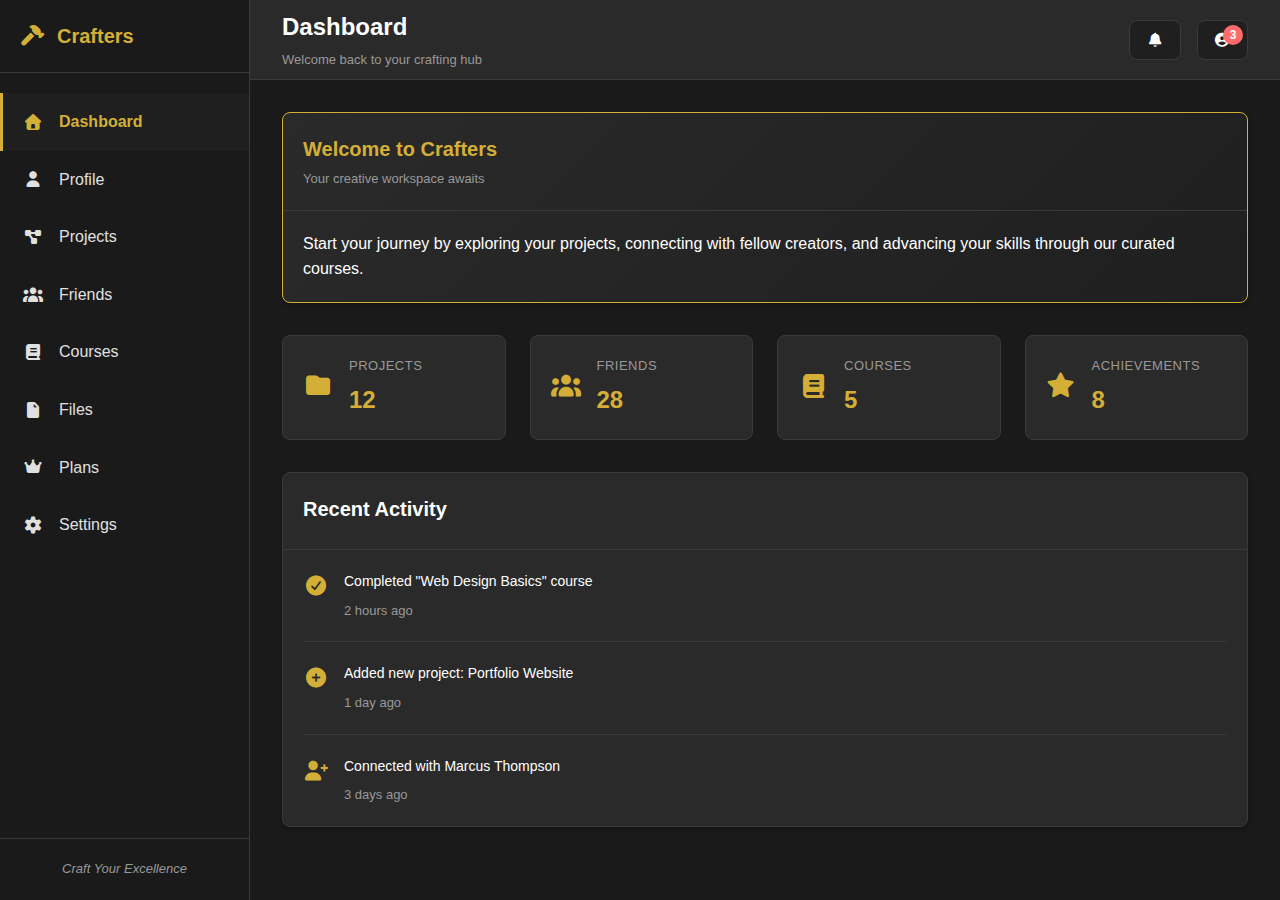
<file: index.html>
<!DOCTYPE html>
<html lang="en">

<head>
  <meta charset="UTF-8">
  <meta name="viewport" content="width=device-width, initial-scale=1.0">
  <title>Crafters - Craft Your Excellence</title>
  <link rel="icon" type="image/png" href="/favicon.png" />
  <link rel="stylesheet" href="css/all.min.css">
  <link rel="stylesheet" href="css/style.css">
</head>

<body>
  <!-- Mobile Header -->
  <nav class="mobile-header" id="mobileHeader">
    <div class="mobile-header-content">
      <button class="mobile-toggle btn btn-sm" id="mobileToggle" aria-label="Toggle sidebar">
        <i class="fas fa-bars"></i>
      </button>
      <h1 class="mobile-logo">
        <i class="fas fa-hammer"></i>
        <span>Crafters</span>
      </h1>
      <div class="mobile-actions">
        <button class="btn btn-sm btn-secondary">
          <i class="fas fa-bell"></i>
        </button>
      </div>
    </div>
  </nav>

  <!-- Sidebar Navigation -->
  <aside class="sidebar">
    <div class="sidebar-header">
      <h1 class="logo">
        <i class="fas fa-hammer"></i>
        <span>Crafters</span>
      </h1>
    </div>

    <nav class="sidebar-nav">
      <ul class="nav-list">
        <li class="nav-item">
          <a href="index.html" class="nav-link active">
            <i class="fas fa-home"></i>
            <span>Dashboard</span>
          </a>
        </li>
        <li class="nav-item">
          <a href="profile.html" class="nav-link">
            <i class="fas fa-user"></i>
            <span>Profile</span>
          </a>
        </li>
        <li class="nav-item">
          <a href="projects.html" class="nav-link">
            <i class="fas fa-project-diagram"></i>
            <span>Projects</span>
          </a>
        </li>
        <li class="nav-item">
          <a href="friends.html" class="nav-link">
            <i class="fas fa-users"></i>
            <span>Friends</span>
          </a>
        </li>
        <li class="nav-item">
          <a href="courses.html" class="nav-link">
            <i class="fas fa-book"></i>
            <span>Courses</span>
          </a>
        </li>
        <li class="nav-item">
          <a href="files.html" class="nav-link">
            <i class="fas fa-file"></i>
            <span>Files</span>
          </a>
        </li>
        <li class="nav-item">
          <a href="plans.html" class="nav-link">
            <i class="fas fa-crown"></i>
            <span>Plans</span>
          </a>
        </li>
        <li class="nav-item">
          <a href="settings.html" class="nav-link">
            <i class="fas fa-cog"></i>
            <span>Settings</span>
          </a>
        </li>
      </ul>
    </nav>

    <div class="sidebar-footer">
      <p class="tagline">Craft Your Excellence</p>
    </div>
  </aside>

  <!-- Main Content -->
  <main class="main-content">
    <!-- Header -->
    <header class="page-header">
      <div class="header-content">
        <h2 class="page-title">Dashboard</h2>
        <p class="page-subtitle">Welcome back to your crafting hub</p>
      </div>
      <div class="header-actions">
        <button class="btn btn-secondary" id="notificationBtn">
          <i class="fas fa-bell"></i>
          <span class="notification-badge">3</span>
        </button>
        <button class="btn btn-secondary">
          <i class="fas fa-user-circle"></i>
        </button>
      </div>
    </header>

    <!-- Page Content -->
    <section class="content-area">
      <!-- Welcome Card -->
      <div class="welcome-section">
        <div class="card welcome-card">
          <div class="card-header">
            <h3>Welcome to Crafters</h3>
            <p>Your creative workspace awaits</p>
          </div>
          <div class="card-body">
            <p>Start your journey by exploring your projects, connecting with fellow creators, and advancing your skills
              through our curated courses.</p>
          </div>
        </div>
      </div>

      <!-- Stats Grid -->
      <div class="stats-grid">
        <div class="stat-card">
          <div class="stat-icon">
            <i class="fas fa-folder"></i>
          </div>
          <div class="stat-content">
            <p class="stat-label">Projects</p>
            <p class="stat-value">12</p>
          </div>
        </div>
        <div class="stat-card">
          <div class="stat-icon">
            <i class="fas fa-users"></i>
          </div>
          <div class="stat-content">
            <p class="stat-label">Friends</p>
            <p class="stat-value">28</p>
          </div>
        </div>
        <div class="stat-card">
          <div class="stat-icon">
            <i class="fas fa-book"></i>
          </div>
          <div class="stat-content">
            <p class="stat-label">Courses</p>
            <p class="stat-value">5</p>
          </div>
        </div>
        <div class="stat-card">
          <div class="stat-icon">
            <i class="fas fa-star"></i>
          </div>
          <div class="stat-content">
            <p class="stat-label">Achievements</p>
            <p class="stat-value">8</p>
          </div>
        </div>
      </div>

      <!-- Recent Activity -->
      <div class="card activity-card">
        <div class="card-header">
          <h3>Recent Activity</h3>
        </div>
        <div class="card-body">
          <div class="activity-list">
            <div class="activity-item">
              <div class="activity-icon">
                <i class="fas fa-check-circle"></i>
              </div>
              <div class="activity-content">
                <p class="activity-title">Completed "Web Design Basics" course</p>
                <p class="activity-time">2 hours ago</p>
              </div>
            </div>
            <div class="activity-item">
              <div class="activity-icon">
                <i class="fas fa-plus-circle"></i>
              </div>
              <div class="activity-content">
                <p class="activity-title">Added new project: Portfolio Website</p>
                <p class="activity-time">1 day ago</p>
              </div>
            </div>
            <div class="activity-item">
              <div class="activity-icon">
                <i class="fas fa-user-plus"></i>
              </div>
              <div class="activity-content">
                <p class="activity-title">Connected with Marcus Thompson</p>
                <p class="activity-time">3 days ago</p>
              </div>
            </div>
          </div>
        </div>
      </div>
    </section>
  </main>

  <script src="js/app.js"></script>
</body>

</html>
</file>
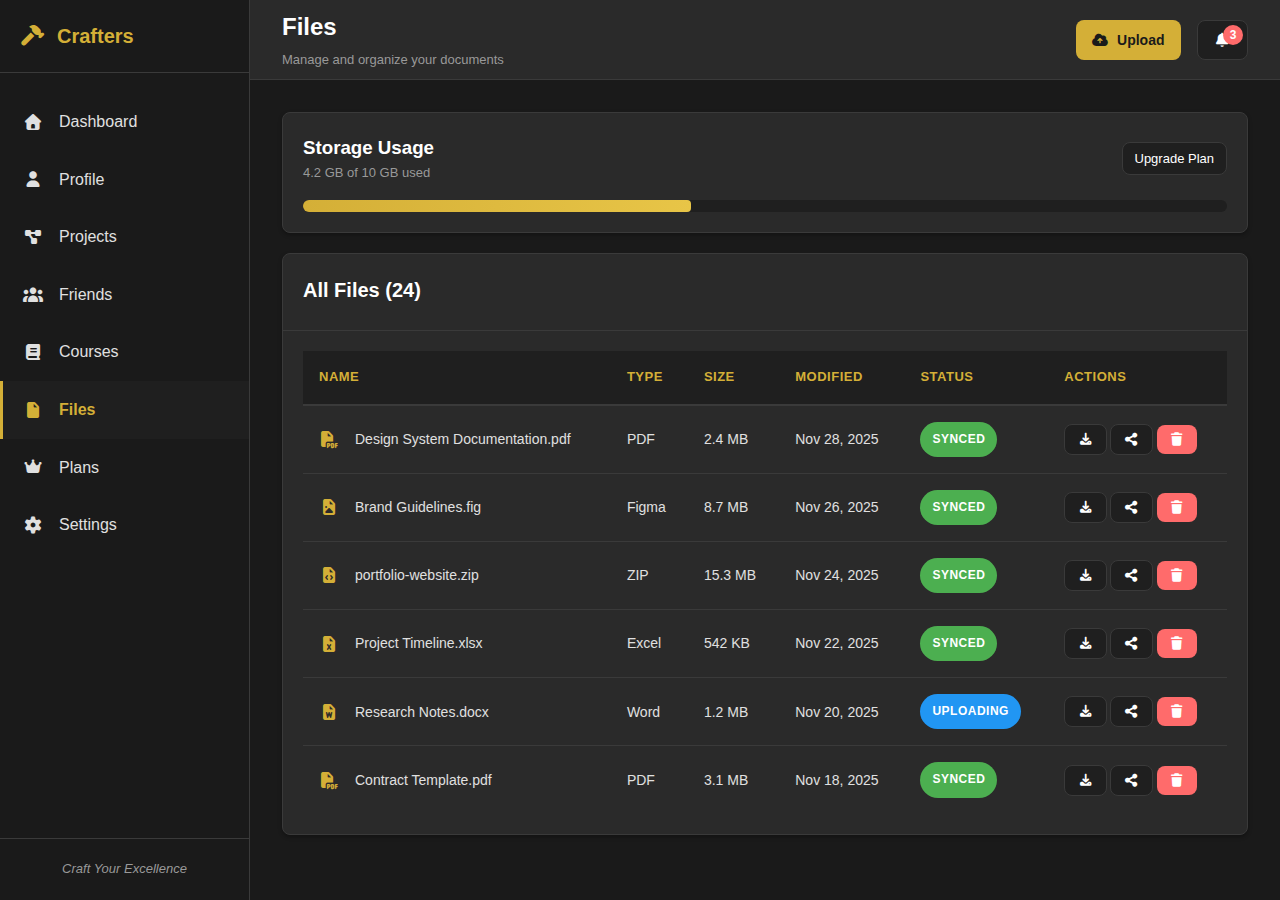
<file: files.html>
<!DOCTYPE html>
<html lang="en">
<head>
    <meta charset="UTF-8">
    <meta name="viewport" content="width=device-width, initial-scale=1.0">
    <title>Files - Crafters</title>
    <link rel="stylesheet" href="css/all.min.css">
    <link rel="stylesheet" href="css/style.css">
</head>
<body>
    <!-- Sidebar Navigation -->
    <aside class="sidebar">
        <div class="sidebar-header">
            <h1 class="logo">
                <i class="fas fa-hammer"></i>
                <span>Crafters</span>
            </h1>
            <button class="sidebar-toggle" id="sidebarToggle" aria-label="Toggle sidebar">
                <i class="fas fa-bars"></i>
            </button>
        </div>

        <nav class="sidebar-nav">
            <ul class="nav-list">
                <li class="nav-item">
                    <a href="index.html" class="nav-link">
                        <i class="fas fa-home"></i>
                        <span>Dashboard</span>
                    </a>
                </li>
                <li class="nav-item">
                    <a href="profile.html" class="nav-link">
                        <i class="fas fa-user"></i>
                        <span>Profile</span>
                    </a>
                </li>
                <li class="nav-item">
                    <a href="projects.html" class="nav-link">
                        <i class="fas fa-project-diagram"></i>
                        <span>Projects</span>
                    </a>
                </li>
                <li class="nav-item">
                    <a href="friends.html" class="nav-link">
                        <i class="fas fa-users"></i>
                        <span>Friends</span>
                    </a>
                </li>
                <li class="nav-item">
                    <a href="courses.html" class="nav-link">
                        <i class="fas fa-book"></i>
                        <span>Courses</span>
                    </a>
                </li>
                <li class="nav-item">
                    <a href="files.html" class="nav-link active">
                        <i class="fas fa-file"></i>
                        <span>Files</span>
                    </a>
                </li>
                <li class="nav-item">
                    <a href="plans.html" class="nav-link">
                        <i class="fas fa-crown"></i>
                        <span>Plans</span>
                    </a>
                </li>
                <li class="nav-item">
                    <a href="settings.html" class="nav-link">
                        <i class="fas fa-cog"></i>
                        <span>Settings</span>
                    </a>
                </li>
            </ul>
        </nav>

        <div class="sidebar-footer">
            <p class="tagline">Craft Your Excellence</p>
        </div>
    </aside>

    <!-- Main Content -->
    <main class="main-content">
        <!-- Header -->
        <header class="page-header">
            <div class="header-content">
                <h2 class="page-title">Files</h2>
                <p class="page-subtitle">Manage and organize your documents</p>
            </div>
            <div class="header-actions">
                <button class="btn btn-primary" id="uploadBtn">
                    <i class="fas fa-cloud-upload-alt"></i>
                    <span>Upload</span>
                </button>
                <button class="btn btn-secondary">
                    <i class="fas fa-bell"></i>
                    <span class="notification-badge">3</span>
                </button>
            </div>
        </header>

        <!-- Page Content -->
        <section class="content-area">
            <!-- Storage Info -->
            <div class="card mb-4">
                <div class="card-body">
                    <div class="flex-between mb-3">
                        <div>
                            <h3>Storage Usage</h3>
                            <p class="text-tertiary text-sm">4.2 GB of 10 GB used</p>
                        </div>
                        <button class="btn btn-secondary btn-sm">Upgrade Plan</button>
                    </div>
                    <div class="storage-bar">
                        <div class="storage-fill" style="width: 42%"></div>
                    </div>
                </div>
            </div>

            <!-- Files Table -->
            <div class="card">
                <div class="card-header">
                    <h3>All Files (24)</h3>
                </div>
                <div class="card-body">
                    <table class="table" id="filesTable">
                        <thead>
                            <tr>
                                <th>Name</th>
                                <th>Type</th>
                                <th>Size</th>
                                <th>Modified</th>
                                <th>Status</th>
                                <th>Actions</th>
                            </tr>
                        </thead>
                        <tbody>
                            <tr>
                                <td>
                                    <div class="file-name">
                                        <i class="fas fa-file-pdf"></i>
                                        <span>Design System Documentation.pdf</span>
                                    </div>
                                </td>
                                <td>PDF</td>
                                <td>2.4 MB</td>
                                <td>Nov 28, 2025</td>
                                <td><span class="badge badge-success">Synced</span></td>
                                <td>
                                    <button class="btn btn-sm btn-secondary" title="Download">
                                        <i class="fas fa-download"></i>
                                    </button>
                                    <button class="btn btn-sm btn-secondary" title="Share">
                                        <i class="fas fa-share-alt"></i>
                                    </button>
                                    <button class="btn btn-sm btn-danger" onclick="removeItemFromList(this)" title="Delete">
                                        <i class="fas fa-trash"></i>
                                    </button>
                                </td>
                            </tr>
                            <tr>
                                <td>
                                    <div class="file-name">
                                        <i class="fas fa-file-image"></i>
                                        <span>Brand Guidelines.fig</span>
                                    </div>
                                </td>
                                <td>Figma</td>
                                <td>8.7 MB</td>
                                <td>Nov 26, 2025</td>
                                <td><span class="badge badge-success">Synced</span></td>
                                <td>
                                    <button class="btn btn-sm btn-secondary" title="Download">
                                        <i class="fas fa-download"></i>
                                    </button>
                                    <button class="btn btn-sm btn-secondary" title="Share">
                                        <i class="fas fa-share-alt"></i>
                                    </button>
                                    <button class="btn btn-sm btn-danger" onclick="removeItemFromList(this)" title="Delete">
                                        <i class="fas fa-trash"></i>
                                    </button>
                                </td>
                            </tr>
                            <tr>
                                <td>
                                    <div class="file-name">
                                        <i class="fas fa-file-code"></i>
                                        <span>portfolio-website.zip</span>
                                    </div>
                                </td>
                                <td>ZIP</td>
                                <td>15.3 MB</td>
                                <td>Nov 24, 2025</td>
                                <td><span class="badge badge-success">Synced</span></td>
                                <td>
                                    <button class="btn btn-sm btn-secondary" title="Download">
                                        <i class="fas fa-download"></i>
                                    </button>
                                    <button class="btn btn-sm btn-secondary" title="Share">
                                        <i class="fas fa-share-alt"></i>
                                    </button>
                                    <button class="btn btn-sm btn-danger" onclick="removeItemFromList(this)" title="Delete">
                                        <i class="fas fa-trash"></i>
                                    </button>
                                </td>
                            </tr>
                            <tr>
                                <td>
                                    <div class="file-name">
                                        <i class="fas fa-file-excel"></i>
                                        <span>Project Timeline.xlsx</span>
                                    </div>
                                </td>
                                <td>Excel</td>
                                <td>542 KB</td>
                                <td>Nov 22, 2025</td>
                                <td><span class="badge badge-success">Synced</span></td>
                                <td>
                                    <button class="btn btn-sm btn-secondary" title="Download">
                                        <i class="fas fa-download"></i>
                                    </button>
                                    <button class="btn btn-sm btn-secondary" title="Share">
                                        <i class="fas fa-share-alt"></i>
                                    </button>
                                    <button class="btn btn-sm btn-danger" onclick="removeItemFromList(this)" title="Delete">
                                        <i class="fas fa-trash"></i>
                                    </button>
                                </td>
                            </tr>
                            <tr>
                                <td>
                                    <div class="file-name">
                                        <i class="fas fa-file-word"></i>
                                        <span>Research Notes.docx</span>
                                    </div>
                                </td>
                                <td>Word</td>
                                <td>1.2 MB</td>
                                <td>Nov 20, 2025</td>
                                <td><span class="badge badge-info">Uploading</span></td>
                                <td>
                                    <button class="btn btn-sm btn-secondary" title="Download">
                                        <i class="fas fa-download"></i>
                                    </button>
                                    <button class="btn btn-sm btn-secondary" title="Share">
                                        <i class="fas fa-share-alt"></i>
                                    </button>
                                    <button class="btn btn-sm btn-danger" onclick="removeItemFromList(this)" title="Delete">
                                        <i class="fas fa-trash"></i>
                                    </button>
                                </td>
                            </tr>
                            <tr>
                                <td>
                                    <div class="file-name">
                                        <i class="fas fa-file-pdf"></i>
                                        <span>Contract Template.pdf</span>
                                    </div>
                                </td>
                                <td>PDF</td>
                                <td>3.1 MB</td>
                                <td>Nov 18, 2025</td>
                                <td><span class="badge badge-success">Synced</span></td>
                                <td>
                                    <button class="btn btn-sm btn-secondary" title="Download">
                                        <i class="fas fa-download"></i>
                                    </button>
                                    <button class="btn btn-sm btn-secondary" title="Share">
                                        <i class="fas fa-share-alt"></i>
                                    </button>
                                    <button class="btn btn-sm btn-danger" onclick="removeItemFromList(this)" title="Delete">
                                        <i class="fas fa-trash"></i>
                                    </button>
                                </td>
                            </tr>
                        </tbody>
                    </table>
                </div>
            </div>
        </section>
    </main>

    <script src="js/app.js"></script>
</body>
</html>
</file>
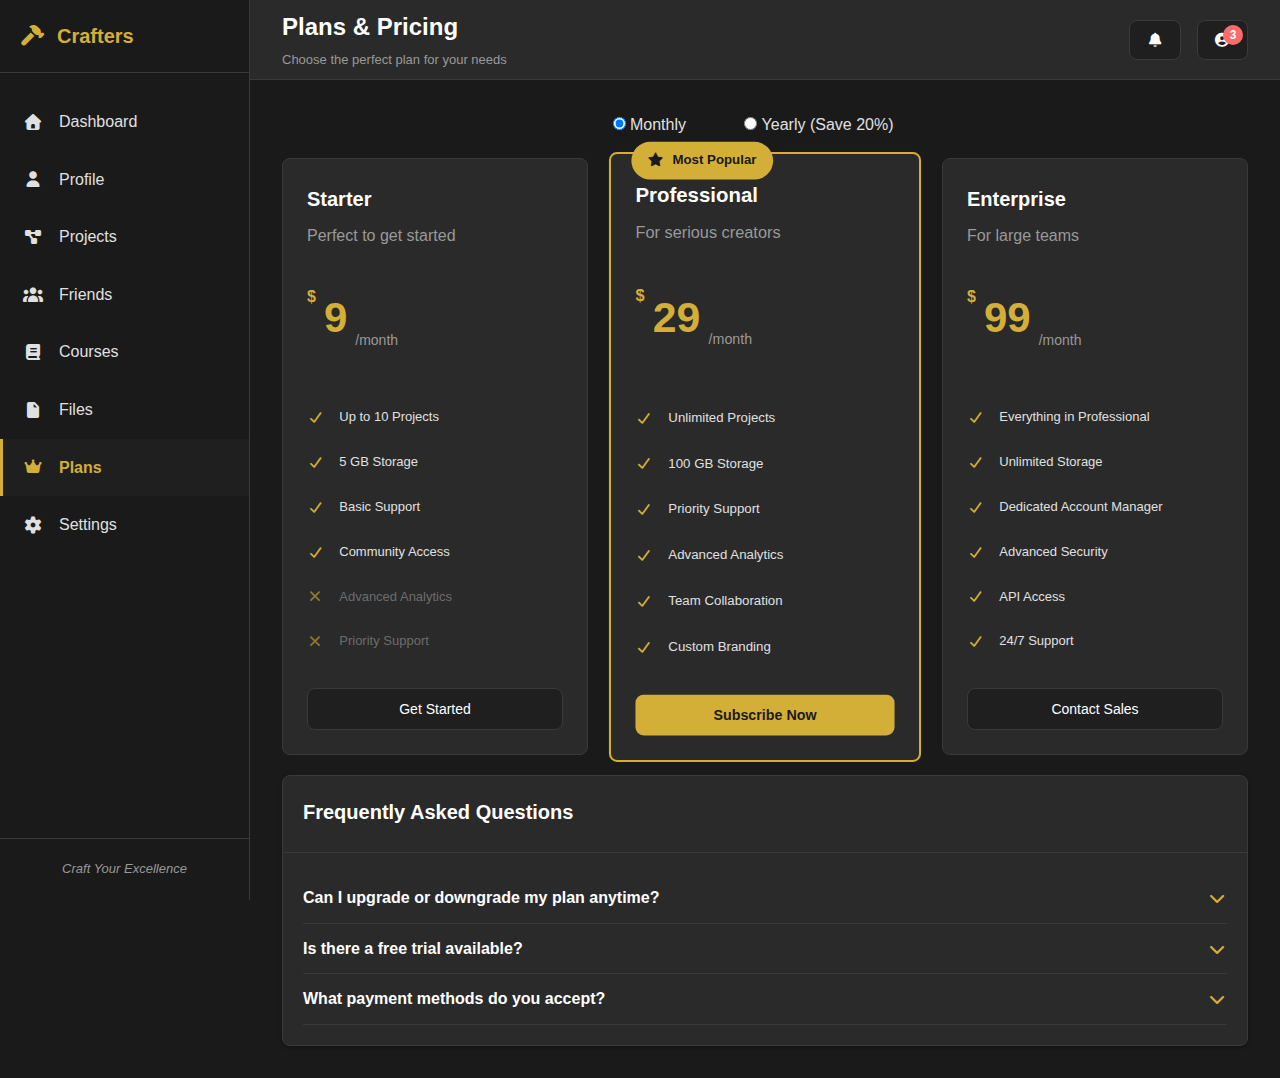
<file: plans.html>
<!DOCTYPE html>
<html lang="en">

<head>
  <meta charset="UTF-8">
  <meta name="viewport" content="width=device-width, initial-scale=1.0">
  <title>Plans - Crafters</title>
  <link rel="icon" type="image/png" href="/favicon.png" />
  <link rel="stylesheet" href="css/all.min.css">
  <link rel="stylesheet" href="css/style.css">
</head>

<body>
  <!-- Sidebar Navigation -->
  <aside class="sidebar">
    <div class="sidebar-header">
      <h1 class="logo">
        <i class="fas fa-hammer"></i>
        <span>Crafters</span>
      </h1>
      <button class="sidebar-toggle" id="sidebarToggle" aria-label="Toggle sidebar">
        <i class="fas fa-bars"></i>
      </button>
    </div>

    <nav class="sidebar-nav">
      <ul class="nav-list">
        <li class="nav-item">
          <a href="index.html" class="nav-link">
            <i class="fas fa-home"></i>
            <span>Dashboard</span>
          </a>
        </li>
        <li class="nav-item">
          <a href="profile.html" class="nav-link">
            <i class="fas fa-user"></i>
            <span>Profile</span>
          </a>
        </li>
        <li class="nav-item">
          <a href="projects.html" class="nav-link">
            <i class="fas fa-project-diagram"></i>
            <span>Projects</span>
          </a>
        </li>
        <li class="nav-item">
          <a href="friends.html" class="nav-link">
            <i class="fas fa-users"></i>
            <span>Friends</span>
          </a>
        </li>
        <li class="nav-item">
          <a href="courses.html" class="nav-link">
            <i class="fas fa-book"></i>
            <span>Courses</span>
          </a>
        </li>
        <li class="nav-item">
          <a href="files.html" class="nav-link">
            <i class="fas fa-file"></i>
            <span>Files</span>
          </a>
        </li>
        <li class="nav-item">
          <a href="plans.html" class="nav-link active">
            <i class="fas fa-crown"></i>
            <span>Plans</span>
          </a>
        </li>
        <li class="nav-item">
          <a href="settings.html" class="nav-link">
            <i class="fas fa-cog"></i>
            <span>Settings</span>
          </a>
        </li>
      </ul>
    </nav>

    <div class="sidebar-footer">
      <p class="tagline">Craft Your Excellence</p>
    </div>
  </aside>

  <!-- Main Content -->
  <main class="main-content">
    <!-- Header -->
    <header class="page-header">
      <div class="header-content">
        <h2 class="page-title">Plans & Pricing</h2>
        <p class="page-subtitle">Choose the perfect plan for your needs</p>
      </div>
      <div class="header-actions">
        <button class="btn btn-secondary">
          <i class="fas fa-bell"></i>
          <span class="notification-badge">3</span>
        </button>
        <button class="btn btn-secondary">
          <i class="fas fa-user-circle"></i>
        </button>
      </div>
    </header>

    <!-- Page Content -->
    <section class="content-area">
      <!-- Plans Section -->
      <div class="pricing-toggle mb-4" style="text-align: center;">
        <label style="color: var(--color-text-secondary); font-weight: var(--font-weight-medium);">
          <input type="radio" name="billing" value="monthly" checked> Monthly
        </label>
        <label style="margin-left: 30px; color: var(--color-text-secondary); font-weight: var(--font-weight-medium);">
          <input type="radio" name="billing" value="yearly"> Yearly (Save 20%)
        </label>
      </div>

      <div class="grid grid-3">
        <!-- Starter Plan -->
        <div class="pricing-card">
          <div class="pricing-header">
            <h3>Starter</h3>
            <p class="text-tertiary">Perfect to get started</p>
          </div>
          <div class="pricing-price">
            <span class="price-currency">$</span>
            <span class="price-amount">9</span>
            <span class="price-period">/month</span>
          </div>
          <ul class="pricing-features">
            <li>
              <i class="fas fa-check"></i>
              <span>Up to 10 Projects</span>
            </li>
            <li>
              <i class="fas fa-check"></i>
              <span>5 GB Storage</span>
            </li>
            <li>
              <i class="fas fa-check"></i>
              <span>Basic Support</span>
            </li>
            <li>
              <i class="fas fa-check"></i>
              <span>Community Access</span>
            </li>
            <li class="disabled">
              <i class="fas fa-times"></i>
              <span>Advanced Analytics</span>
            </li>
            <li class="disabled">
              <i class="fas fa-times"></i>
              <span>Priority Support</span>
            </li>
          </ul>
          <button class="btn btn-secondary btn-block">Get Started</button>
        </div>

        <!-- Professional Plan -->
        <div class="pricing-card featured">
          <div class="pricing-badge">
            <i class="fas fa-star"></i> Most Popular
          </div>
          <div class="pricing-header">
            <h3>Professional</h3>
            <p class="text-tertiary">For serious creators</p>
          </div>
          <div class="pricing-price">
            <span class="price-currency">$</span>
            <span class="price-amount">29</span>
            <span class="price-period">/month</span>
          </div>
          <ul class="pricing-features">
            <li>
              <i class="fas fa-check"></i>
              <span>Unlimited Projects</span>
            </li>
            <li>
              <i class="fas fa-check"></i>
              <span>100 GB Storage</span>
            </li>
            <li>
              <i class="fas fa-check"></i>
              <span>Priority Support</span>
            </li>
            <li>
              <i class="fas fa-check"></i>
              <span>Advanced Analytics</span>
            </li>
            <li>
              <i class="fas fa-check"></i>
              <span>Team Collaboration</span>
            </li>
            <li>
              <i class="fas fa-check"></i>
              <span>Custom Branding</span>
            </li>
          </ul>
          <button class="btn btn-primary btn-block">Subscribe Now</button>
        </div>

        <!-- Enterprise Plan -->
        <div class="pricing-card">
          <div class="pricing-header">
            <h3>Enterprise</h3>
            <p class="text-tertiary">For large teams</p>
          </div>
          <div class="pricing-price">
            <span class="price-currency">$</span>
            <span class="price-amount">99</span>
            <span class="price-period">/month</span>
          </div>
          <ul class="pricing-features">
            <li>
              <i class="fas fa-check"></i>
              <span>Everything in Professional</span>
            </li>
            <li>
              <i class="fas fa-check"></i>
              <span>Unlimited Storage</span>
            </li>
            <li>
              <i class="fas fa-check"></i>
              <span>Dedicated Account Manager</span>
            </li>
            <li>
              <i class="fas fa-check"></i>
              <span>Advanced Security</span>
            </li>
            <li>
              <i class="fas fa-check"></i>
              <span>API Access</span>
            </li>
            <li>
              <i class="fas fa-check"></i>
              <span>24/7 Support</span>
            </li>
          </ul>
          <button class="btn btn-secondary btn-block">Contact Sales</button>
        </div>
      </div>

      <!-- FAQ Section -->
      <div class="card mt-4">
        <div class="card-header">
          <h3>Frequently Asked Questions</h3>
        </div>
        <div class="card-body">
          <div class="faq-item">
            <div class="faq-question"
              style="cursor: pointer; display: flex; justify-content: space-between; align-items: center; padding: 12px 0; border-bottom: 1px solid var(--color-border);">
              <h4 style="margin: 0; color: var(--color-text-primary);">Can I upgrade or downgrade my plan anytime?</h4>
              <i class="fas fa-chevron-down" style="color: var(--color-accent);"></i>
            </div>
            <div class="faq-answer" style="display: none; padding: 12px 0; color: var(--color-text-secondary);">
              <p>Yes! You can upgrade or downgrade your plan at any time. Changes will take effect at your next billing
                cycle.</p>
            </div>
          </div>

          <div class="faq-item">
            <div class="faq-question"
              style="cursor: pointer; display: flex; justify-content: space-between; align-items: center; padding: 12px 0; border-bottom: 1px solid var(--color-border);">
              <h4 style="margin: 0; color: var(--color-text-primary);">Is there a free trial available?</h4>
              <i class="fas fa-chevron-down" style="color: var(--color-accent);"></i>
            </div>
            <div class="faq-answer" style="display: none; padding: 12px 0; color: var(--color-text-secondary);">
              <p>Absolutely! Start with our Starter plan free for 14 days. No credit card required.</p>
            </div>
          </div>

          <div class="faq-item">
            <div class="faq-question"
              style="cursor: pointer; display: flex; justify-content: space-between; align-items: center; padding: 12px 0; border-bottom: 1px solid var(--color-border);">
              <h4 style="margin: 0; color: var(--color-text-primary);">What payment methods do you accept?</h4>
              <i class="fas fa-chevron-down" style="color: var(--color-accent);"></i>
            </div>
            <div class="faq-answer" style="display: none; padding: 12px 0; color: var(--color-text-secondary);">
              <p>We accept all major credit cards, PayPal, and wire transfers for Enterprise plans.</p>
            </div>
          </div>
        </div>
      </div>
    </section>
  </main>

  <script src="js/app.js"></script>
  <script>
    // FAQ Toggle
    document.querySelectorAll('.faq-question').forEach(question => {
      question.addEventListener('click', function () {
        const answer = this.nextElementSibling;
        const icon = this.querySelector('i');
        answer.style.display = answer.style.display === 'none' ? 'block' : 'none';
        icon.style.transform = answer.style.display === 'block' ? 'rotate(180deg)' : 'rotate(0deg)';
        icon.style.transition = 'transform 300ms ease';
      });
    });
  </script>
</body>

</html>
</file>
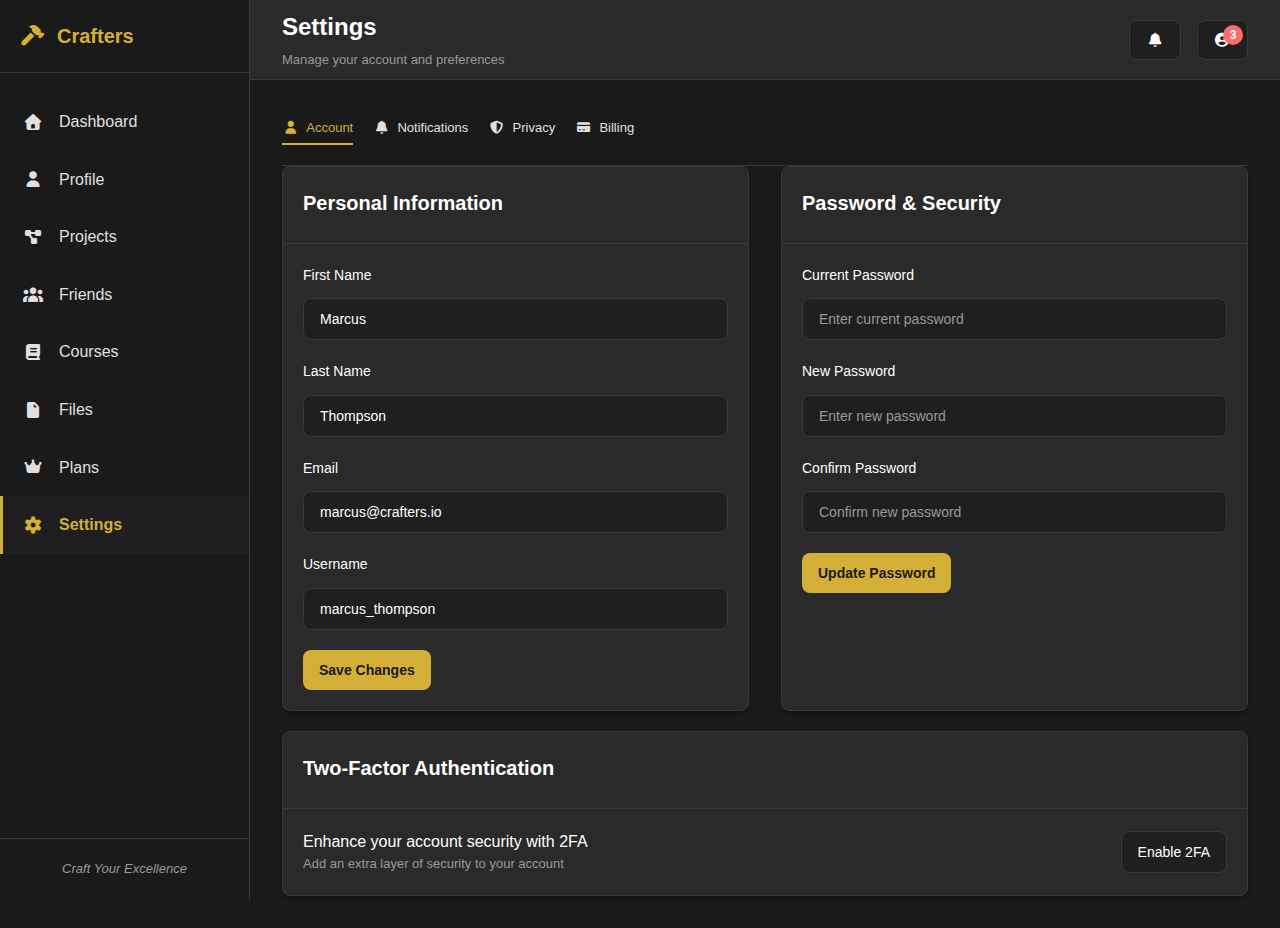
<file: settings.html>
<!DOCTYPE html>
<html lang="en">

<head>
  <meta charset="UTF-8">
  <meta name="viewport" content="width=device-width, initial-scale=1.0">
  <title>Settings - Crafters</title>
  <link rel="icon" type="image/png" href="/favicon.png" />
  <link rel="stylesheet" href="css/all.min.css">
  <link rel="stylesheet" href="css/style.css">
</head>

<body>
  <!-- Mobile Header -->
  <header class="mobile-header">
    <div class="mobile-header-content">
      <button class="mobile-toggle" id="mobileToggle" aria-label="Toggle sidebar">
        <i class="fas fa-bars"></i>
      </button>
      <h1 class="mobile-logo">
        <i class="fas fa-hammer"></i>
        <span>Crafters</span>
      </h1>
      <div class="mobile-actions">
        <button class="btn btn-sm btn-secondary">
          <i class="fas fa-bell"></i>
        </button>
      </div>
    </div>
  </header>

  <!-- Sidebar Navigation -->
  <aside class="sidebar">
    <div class="sidebar-header">
      <h1 class="logo">
        <i class="fas fa-hammer"></i>
        <span>Crafters</span>
      </h1>
    </div>

    <nav class="sidebar-nav">
      <ul class="nav-list">
        <li class="nav-item">
          <a href="index.html" class="nav-link">
            <i class="fas fa-home"></i>
            <span>Dashboard</span>
          </a>
        </li>
        <li class="nav-item">
          <a href="profile.html" class="nav-link">
            <i class="fas fa-user"></i>
            <span>Profile</span>
          </a>
        </li>
        <li class="nav-item">
          <a href="projects.html" class="nav-link">
            <i class="fas fa-project-diagram"></i>
            <span>Projects</span>
          </a>
        </li>
        <li class="nav-item">
          <a href="friends.html" class="nav-link">
            <i class="fas fa-users"></i>
            <span>Friends</span>
          </a>
        </li>
        <li class="nav-item">
          <a href="courses.html" class="nav-link">
            <i class="fas fa-book"></i>
            <span>Courses</span>
          </a>
        </li>
        <li class="nav-item">
          <a href="files.html" class="nav-link">
            <i class="fas fa-file"></i>
            <span>Files</span>
          </a>
        </li>
        <li class="nav-item">
          <a href="plans.html" class="nav-link">
            <i class="fas fa-crown"></i>
            <span>Plans</span>
          </a>
        </li>
        <li class="nav-item">
          <a href="settings.html" class="nav-link active">
            <i class="fas fa-cog"></i>
            <span>Settings</span>
          </a>
        </li>
      </ul>
    </nav>

    <div class="sidebar-footer">
      <p class="tagline">Craft Your Excellence</p>
    </div>
  </aside>

  <!-- Main Content -->
  <main class="main-content">
    <!-- Header -->
    <header class="page-header">
      <div class="header-content">
        <h2 class="page-title">Settings</h2>
        <p class="page-subtitle">Manage your account and preferences</p>
      </div>
      <div class="header-actions">
        <button class="btn btn-secondary">
          <i class="fas fa-bell"></i>
          <span class="notification-badge">3</span>
        </button>
        <button class="btn btn-secondary">
          <i class="fas fa-user-circle"></i>
        </button>
      </div>
    </header>

    <!-- Page Content -->
    <section class="content-area">
      <!-- Settings Tabs Navigation -->
      <div class="settings-nav">
        <button class="settings-tab active" data-tab="account">
          <i class="fas fa-user"></i> Account
        </button>
        <button class="settings-tab" data-tab="notifications">
          <i class="fas fa-bell"></i> Notifications
        </button>
        <button class="settings-tab" data-tab="privacy">
          <i class="fas fa-shield-alt"></i> Privacy
        </button>
        <button class="settings-tab" data-tab="billing">
          <i class="fas fa-credit-card"></i> Billing
        </button>
      </div>

      <!-- Account Settings -->
      <div class="settings-panel" id="account-panel">
        <div class="grid grid-2 gap-4">
          <!-- Personal Information -->
          <div class="card">
            <div class="card-header">
              <h3>Personal Information</h3>
            </div>
            <form class="card-body">
              <div class="form-group">
                <label class="form-label">First Name</label>
                <input type="text" class="form-control" value="Marcus" required>
              </div>
              <div class="form-group">
                <label class="form-label">Last Name</label>
                <input type="text" class="form-control" value="Thompson" required>
              </div>
              <div class="form-group">
                <label class="form-label">Email</label>
                <input type="email" class="form-control" value="marcus@crafters.io" required>
              </div>
              <div class="form-group">
                <label class="form-label">Username</label>
                <input type="text" class="form-control" value="marcus_thompson" required>
              </div>
              <button type="submit" class="btn btn-primary">Save Changes</button>
            </form>
          </div>

          <!-- Password & Security -->
          <div class="card">
            <div class="card-header">
              <h3>Password & Security</h3>
            </div>
            <form class="card-body">
              <div class="form-group">
                <label class="form-label">Current Password</label>
                <input type="password" class="form-control" placeholder="Enter current password" required>
              </div>
              <div class="form-group">
                <label class="form-label">New Password</label>
                <input type="password" class="form-control" placeholder="Enter new password" required>
              </div>
              <div class="form-group">
                <label class="form-label">Confirm Password</label>
                <input type="password" class="form-control" placeholder="Confirm new password" required>
              </div>
              <button type="submit" class="btn btn-primary">Update Password</button>
            </form>
          </div>
        </div>

        <!-- Two-Factor Authentication -->
        <div class="card mt-4">
          <div class="card-header">
            <h3>Two-Factor Authentication</h3>
          </div>
          <div class="card-body">
            <div class="flex-between">
              <div>
                <p>Enhance your account security with 2FA</p>
                <p class="text-tertiary text-sm">Add an extra layer of security to your account</p>
              </div>
              <button class="btn btn-secondary">Enable 2FA</button>
            </div>
          </div>
        </div>
      </div>

      <!-- Notifications Settings -->
      <div class="settings-panel hidden" id="notifications-panel">
        <div class="card">
          <div class="card-header">
            <h3>Notification Preferences</h3>
          </div>
          <div class="card-body">
            <div class="notification-setting">
              <div class="settings-item">
                <div>
                  <h4 class="settings-item-title">Email Notifications</h4>
                  <p class="text-tertiary text-sm">Receive emails about your account activity</p>
                </div>
                <input type="checkbox" class="form-checkbox" checked>
              </div>

              <div class="settings-item">
                <div>
                  <h4 class="settings-item-title">Friend Requests</h4>
                  <p class="text-tertiary text-sm">Get notified when someone sends a friend request</p>
                </div>
                <input type="checkbox" class="form-checkbox" checked>
              </div>

              <div class="settings-item">
                <div>
                  <h4 class="settings-item-title">Course Updates</h4>
                  <p class="text-tertiary text-sm">Notifications about new courses and materials</p>
                </div>
                <input type="checkbox" class="form-checkbox" checked>
              </div>

              <div class="settings-item">
                <div>
                  <h4 class="settings-item-title">Project Collaborators</h4>
                  <p class="text-tertiary text-sm">Updates from your project collaborators</p>
                </div>
                <input type="checkbox" class="form-checkbox">
              </div>

              <div class="flex-between">
                <div>
                  <h4 class="settings-item-title">Marketing Emails</h4>
                  <p class="text-tertiary text-sm">Receive updates about new features and offers</p>
                </div>
                <input type="checkbox" class="form-checkbox">
              </div>
            </div>
            <button class="btn btn-primary mt-4">Save Preferences</button>
          </div>
        </div>
      </div>

      <!-- Privacy Settings -->
      <div class="settings-panel hidden" id="privacy-panel">
        <div class="card">
          <div class="card-header">
            <h3>Privacy Controls</h3>
          </div>
          <div class="card-body">
            <div class="privacy-setting">
              <div class="settings-item">
                <div>
                  <h4 class="settings-item-title">Profile Visibility</h4>
                  <p class="text-tertiary text-sm">Allow others to view your profile</p>
                </div>
                <select class="form-control form-control-auto">
                  <option>Public</option>
                  <option>Friends Only</option>
                  <option>Private</option>
                </select>
              </div>

              <div class="settings-item">
                <div>
                  <h4 class="settings-item-title">Show Online Status</h4>
                  <p class="text-tertiary text-sm">Let others know when you're online</p>
                </div>
                <input type="checkbox" class="form-checkbox" checked>
              </div>

              <div class="flex-between">
                <div>
                  <h4 class="settings-item-title">Allow Search Indexing</h4>
                  <p class="text-tertiary text-sm">Allow search engines to index your profile</p>
                </div>
                <input type="checkbox" class="form-checkbox" checked>
              </div>
            </div>
            <button class="btn btn-primary mt-4">Save Privacy Settings</button>
          </div>
        </div>

        <!-- Danger Zone -->
        <div class="card mt-4 danger-zone">
          <div class="card-header">
            <h3>Danger Zone</h3>
          </div>
          <div class="card-body">
            <p>Once you delete your account, there is no going back. Please be certain.</p>
            <button class="btn btn-danger mt-3">Delete Account</button>
          </div>
        </div>
      </div>

      <!-- Billing Settings -->
      <div class="settings-panel hidden" id="billing-panel">
        <div class="grid grid-2 gap-4">
          <!-- Current Plan -->
          <div class="card">
            <div class="card-header">
              <h3>Current Plan</h3>
            </div>
            <div class="card-body">
              <div class="mb-4">
                <p class="text-sm text-tertiary">Plan Type</p>
                <h3 class="card-title">Professional Plan</h3>
              </div>
              <div class="mb-4">
                <p class="text-sm text-tertiary">Billing Cycle</p>
                <p class="card-subtitle">Monthly - $29/month</p>
              </div>
              <div class="mb-4">
                <p class="text-sm text-tertiary">Next Billing Date</p>
                <p class="card-subtitle">December 15, 2025</p>
              </div>
              <button class="btn btn-secondary">Change Plan</button>
            </div>
          </div>

          <!-- Billing History -->
          <div class="card">
            <div class="card-header">
              <h3>Billing Method</h3>
            </div>
            <div class="card-body">
              <div class="billing-info-box">
                <p class="billing-info-label">
                  <i class="fas fa-credit-card billing-info-icon"></i>
                  <strong>Visa</strong>
                </p>
                <p class="billing-info-detail">•••• •••• •••• 4242</p>
                <p class="billing-info-detail">Expires 12/26</p>
              </div>
              <button class="btn btn-secondary btn-sm">Update Payment Method</button>
            </div>
          </div>
        </div>

        <!-- Invoices -->
        <div class="card mt-4">
          <div class="card-header">
            <h3>Recent Invoices</h3>
          </div>
          <div class="card-body">
            <table class="table">
              <thead>
                <tr>
                  <th>Date</th>
                  <th>Amount</th>
                  <th>Status</th>
                  <th>Action</th>
                </tr>
              </thead>
              <tbody>
                <tr>
                  <td>November 15, 2025</td>
                  <td>$29.00</td>
                  <td><span class="badge badge-success">Paid</span></td>
                  <td><button class="btn btn-sm btn-secondary"><i class="fas fa-download"></i></button></td>
                </tr>
                <tr>
                  <td>October 15, 2025</td>
                  <td>$29.00</td>
                  <td><span class="badge badge-success">Paid</span></td>
                  <td><button class="btn btn-sm btn-secondary"><i class="fas fa-download"></i></button></td>
                </tr>
                <tr>
                  <td>September 15, 2025</td>
                  <td>$29.00</td>
                  <td><span class="badge badge-success">Paid</span></td>
                  <td><button class="btn btn-sm btn-secondary"><i class="fas fa-download"></i></button></td>
                </tr>
              </tbody>
            </table>
          </div>
        </div>
      </div>
    </section>
  </main>

  <script src="js/app.js"></script>
  <script>
    // Settings Tab Navigation
    document.querySelectorAll('.settings-tab').forEach(tab => {
      tab.addEventListener('click', function () {
        const tabName = this.getAttribute('data-tab');

        // Hide all panels
        document.querySelectorAll('.settings-panel').forEach(panel => {
          panel.classList.add('hidden');
        });

        // Remove active class from all tabs
        document.querySelectorAll('.settings-tab').forEach(t => {
          t.classList.remove('active');
        });

        // Show selected panel and mark tab as active
        document.getElementById(tabName + '-panel').classList.remove('hidden');
        this.classList.add('active');
      });
    });

    // Add CSS for active tab
    const style = document.createElement('style');
    style.textContent = `
            .settings-tab {
                background: none;
                border: none;
                color: var(--color-text-secondary);
                cursor: pointer;
                padding: 8px 0;
                font-size: 14px;
                transition: all var(--transition-base);
                border-bottom: 2px solid transparent;
            }

            .settings-tab:hover {
                color: var(--color-accent);
            }

            .settings-tab.active {
                color: var(--color-accent);
                border-bottom-color: var(--color-accent);
            }

            .gap-4 {
                gap: 32px;
            }
        `;
    document.head.appendChild(style);
  </script>
</body>

</html>
</file>
<file: css/style.css>
/* ========================================
   CRAFTERS - Luxury Black & Gold Theme
   Design System & Component Styles
   ======================================== */

/* ========== CSS VARIABLES ========== */
:root {
  /* Colors */
  --color-primary: #1a1a1a;
  --color-primary-dark: #0f0f0f;
  --color-secondary: #2a2a2a;
  --color-accent: #d4af37;
  --color-accent-light: #e8c547;
  --color-accent-dark: #b8941f;
  --color-text-primary: #ffffff;
  --color-text-secondary: #e0e0e0;
  --color-text-tertiary: #999999;
  --color-border: #3a3a3a;
  --color-bg-light: #1f1f1f;
  --color-success: #4caf50;
  --color-error: #ff6b6b;
  --color-warning: #ffc107;
  --color-info: #2196f3;

  /* Typography */
  --font-family-base: -apple-system, BlinkMacSystemFont, 'Segoe UI', Roboto, 'Helvetica Neue', Arial, sans-serif;
  --font-size-xs: 12px;
  --font-size-sm: 13px;
  --font-size-base: 14px;
  --font-size-lg: 16px;
  --font-size-xl: 18px;
  --font-size-2xl: 20px;
  --font-size-3xl: 24px;
  --font-size-4xl: 28px;
  --font-weight-regular: 400;
  --font-weight-medium: 500;
  --font-weight-semibold: 600;
  --font-weight-bold: 700;

  /* Spacing */
  --spacing-xs: 4px;
  --spacing-sm: 8px;
  --spacing-md: 12px;
  --spacing-lg: 16px;
  --spacing-xl: 20px;
  --spacing-2xl: 24px;
  --spacing-3xl: 32px;
  --spacing-4xl: 40px;

  /* Border & Shadow */
  --border-radius-sm: 4px;
  --border-radius-md: 8px;
  --border-radius-lg: 12px;
  --box-shadow-sm: 0 2px 4px rgba(0, 0, 0, 0.3);
  --box-shadow-md: 0 4px 12px rgba(0, 0, 0, 0.4);
  --box-shadow-lg: 0 8px 24px rgba(0, 0, 0, 0.5);

  /* Transitions */
  --transition-fast: 150ms ease-in-out;
  --transition-base: 250ms ease-in-out;
  --transition-slow: 350ms ease-in-out;

  /* Layout */
  --sidebar-width: 250px;
  --sidebar-width-collapsed: 70px;
  --header-height: 80px;
}

/* ========== RESET & BASE STYLES ========== */
* {
  margin: 0;
  padding: 0;
  box-sizing: border-box;
}

html {
  font-size: 16px;
  scroll-behavior: smooth;
}

body {
  font-family: var(--font-family-base);
  background-color: var(--color-primary);
  color: var(--color-text-primary);
  line-height: 1.6;
  overflow-x: hidden;
}

/* ========== LAYOUT ========== */
body {
  display: grid;
  grid-template-columns: var(--sidebar-width) 1fr;
  grid-template-rows: 1fr;
  min-height: 100vh;
}

/* Mobile Header - Hidden on Desktop */
.mobile-header {
  display: none;
}

/* Sidebar */
.sidebar {
  background-color: var(--color-primary);
  border-right: 1px solid var(--color-border);
  display: flex;
  flex-direction: column;
  position: fixed;
  left: 0;
  top: 0;
  height: 100vh;
  width: var(--sidebar-width);
  z-index: 1000;
  overflow-y: auto;
  transition: width var(--transition-base);
}

.sidebar-header {
  padding: var(--spacing-xl);
  border-bottom: 1px solid var(--color-border);
  display: flex;
  justify-content: space-between;
  align-items: center;
}

.logo {
  font-size: var(--font-size-2xl);
  font-weight: var(--font-weight-bold);
  display: flex;
  align-items: center;
  gap: var(--spacing-md);
  color: var(--color-accent);
  transition: color var(--transition-base);
}

.logo:hover {
  color: var(--color-accent-light);
}

.logo i {
  font-size: var(--font-size-2xl);
}

.sidebar-toggle {
  display: none;
  background: none;
  border: none;
  color: var(--color-accent);
  font-size: var(--font-size-lg);
  cursor: pointer;
  padding: var(--spacing-sm);
}

.sidebar-nav {
  flex: 1;
  padding: var(--spacing-xl) 0;
}

.nav-list {
  list-style: none;
}

.nav-item {
  margin: 0;
}

.nav-link {
  display: flex;
  align-items: center;
  gap: var(--spacing-lg);
  padding: var(--spacing-lg) var(--spacing-xl);
  color: var(--color-text-secondary);
  text-decoration: none;
  transition: all var(--transition-base);
  border-left: 3px solid transparent;
}

.nav-link:hover {
  color: var(--color-accent);
  background-color: var(--color-bg-light);
  border-left-color: var(--color-accent);
}

.nav-link.active {
  color: var(--color-accent);
  background-color: var(--color-bg-light);
  border-left-color: var(--color-accent);
  font-weight: var(--font-weight-semibold);
}

.nav-link i {
  font-size: var(--font-size-lg);
  width: 20px;
  text-align: center;
}

.sidebar-footer {
  padding: var(--spacing-xl);
  border-top: 1px solid var(--color-border);
  text-align: center;
}

.tagline {
  font-size: var(--font-size-sm);
  color: var(--color-text-tertiary);
  font-style: italic;
}

/* Main Content */
.main-content {
  grid-column: 2;
  display: flex;
  flex-direction: column;
  background-color: var(--color-primary);
  margin-left: 0;
}

/* Page Header */
.page-header {
  background-color: var(--color-secondary);
  border-bottom: 1px solid var(--color-border);
  padding: var(--spacing-2xl) var(--spacing-3xl);
  display: flex;
  justify-content: space-between;
  align-items: center;
  height: var(--header-height);
}

.header-content {
  flex: 1;
}

.page-title {
  font-size: var(--font-size-3xl);
  font-weight: var(--font-weight-bold);
  color: var(--color-text-primary);
  margin-bottom: var(--spacing-xs);
}

.page-subtitle {
  font-size: var(--font-size-sm);
  color: var(--color-text-tertiary);
}

.header-actions {
  display: flex;
  gap: var(--spacing-lg);
  align-items: center;
  position: relative;
}

.notification-badge {
  position: absolute;
  top: 5px;
  right: 5px;
  background-color: var(--color-error);
  color: white;
  font-size: var(--font-size-xs);
  font-weight: var(--font-weight-bold);
  padding: var(--spacing-xs) var(--spacing-sm);
  border-radius: 50%;
  width: 20px;
  height: 20px;
  display: flex;
  align-items: center;
  justify-content: center;
}

/* Content Area */
.content-area {
  flex: 1;
  padding: var(--spacing-3xl);
  overflow-y: auto;
  background-color: var(--color-primary);
}

/* ========== COMPONENTS ========== */

/* Buttons */
.btn {
  display: inline-flex;
  align-items: center;
  gap: var(--spacing-sm);
  padding: var(--spacing-md) var(--spacing-lg);
  font-size: var(--font-size-base);
  font-weight: var(--font-weight-medium);
  border: none;
  border-radius: var(--border-radius-md);
  cursor: pointer;
  transition: all var(--transition-base);
  text-decoration: none;
  white-space: nowrap;
  font-family: var(--font-family-base);
}

.btn:disabled {
  opacity: 0.5;
  cursor: not-allowed;
}

.btn-primary {
  background-color: var(--color-accent);
  color: var(--color-primary);
  font-weight: var(--font-weight-semibold);
}

.btn-primary:hover:not(:disabled) {
  background-color: var(--color-accent-light);
  transform: translateY(-2px);
  box-shadow: 0 4px 12px rgba(212, 175, 55, 0.3);
}

.btn-primary:active:not(:disabled) {
  transform: translateY(0);
}

.btn-secondary {
  background-color: var(--color-bg-light);
  color: var(--color-text-primary);
  border: 1px solid var(--color-border);
}

.btn-secondary:hover:not(:disabled) {
  border-color: var(--color-accent);
  color: var(--color-accent);
  background-color: var(--color-secondary);
}

.btn-danger {
  background-color: var(--color-error);
  color: white;
}

.btn-danger:hover:not(:disabled) {
  background-color: #ff5252;
}

.btn-sm {
  padding: var(--spacing-sm) var(--spacing-md);
  font-size: var(--font-size-sm);
}

.btn-block {
  display: flex;
  width: 100%;
  justify-content: center;
}

/* Cards */
.card {
  background-color: var(--color-secondary);
  border: 1px solid var(--color-border);
  border-radius: var(--border-radius-md);
  box-shadow: var(--box-shadow-sm);
  transition: all var(--transition-base);
  overflow: hidden;
}

.card:hover {
  border-color: var(--color-accent);
  box-shadow: var(--box-shadow-md);
}

.card-header {
  padding: var(--spacing-xl);
  border-bottom: 1px solid var(--color-border);
}

.card-header h3 {
  font-size: var(--font-size-2xl);
  font-weight: var(--font-weight-bold);
  color: var(--color-text-primary);
  margin-bottom: var(--spacing-xs);
}

.card-header p {
  font-size: var(--font-size-sm);
  color: var(--color-text-tertiary);
}

.card-body {
  padding: var(--spacing-xl);
}

/* Forms */
.form-group {
  margin-bottom: var(--spacing-xl);
}

.form-group:last-child {
  margin-bottom: 0;
}

.form-label {
  display: block;
  margin-bottom: var(--spacing-md);
  font-size: var(--font-size-base);
  font-weight: var(--font-weight-medium);
  color: var(--color-text-primary);
}

.form-control {
  width: 100%;
  padding: var(--spacing-md) var(--spacing-lg);
  font-size: var(--font-size-base);
  background-color: var(--color-bg-light);
  border: 1px solid var(--color-border);
  border-radius: var(--border-radius-md);
  color: var(--color-text-primary);
  font-family: var(--font-family-base);
  transition: all var(--transition-base);
}

.form-control::placeholder {
  color: var(--color-text-tertiary);
}

.form-control:focus {
  outline: none;
  border-color: var(--color-accent);
  box-shadow: 0 0 0 2px rgba(212, 175, 55, 0.1);
}

.form-control:disabled {
  background-color: var(--color-primary);
  cursor: not-allowed;
  opacity: 0.6;
}

/* Input Group */

/* Checkbox & Radio */
.form-checkbox {
  margin-right: var(--spacing-md);
  cursor: pointer;
  accent-color: var(--color-accent);
}

/* Tables */
.table {
  width: 100%;
  border-collapse: collapse;
  font-size: var(--font-size-base);
}

.table thead {
  background-color: var(--color-bg-light);
  border-bottom: 2px solid var(--color-border);
}

.table th {
  padding: var(--spacing-lg);
  text-align: left;
  font-weight: var(--font-weight-semibold);
  color: var(--color-accent);
  text-transform: uppercase;
  font-size: var(--font-size-sm);
  letter-spacing: 0.5px;
}

.table td {
  padding: var(--spacing-lg);
  border-bottom: 1px solid var(--color-border);
  color: var(--color-text-secondary);
}

.table tbody tr {
  transition: background-color var(--transition-base);
}

.table tbody tr:hover {
  background-color: var(--color-bg-light);
}

.table tbody tr:last-child td {
  border-bottom: none;
}

/* Badges */
.badge {
  display: inline-block;
  padding: var(--spacing-sm) var(--spacing-md);
  border-radius: 20px;
  font-size: var(--font-size-xs);
  font-weight: var(--font-weight-semibold);
  text-transform: uppercase;
  letter-spacing: 0.5px;
}

.badge-primary {
  background-color: var(--color-accent);
  color: var(--color-primary);
}

.badge-success {
  background-color: var(--color-success);
  color: white;
}

.badge-warning {
  background-color: var(--color-warning);
  color: var(--color-primary);
}

.badge-info {
  background-color: var(--color-info);
  color: white;
}

/* Grid Layouts */
.grid {
  display: grid;
  gap: var(--spacing-2xl);
}

.grid-2 {
  grid-template-columns: repeat(auto-fit, minmax(300px, 1fr));
}

.grid-3 {
  grid-template-columns: repeat(auto-fit, minmax(280px, 1fr));
}

.grid-4 {
  grid-template-columns: repeat(auto-fit, minmax(250px, 1fr));
}

/* Stats Grid */
.stats-grid {
  display: grid;
  grid-template-columns: repeat(auto-fit, minmax(200px, 1fr));
  gap: var(--spacing-2xl);
  margin-bottom: var(--spacing-3xl);
}

.stat-card {
  background-color: var(--color-secondary);
  border: 1px solid var(--color-border);
  border-radius: var(--border-radius-md);
  padding: var(--spacing-xl);
  display: flex;
  gap: var(--spacing-lg);
  align-items: center;
  transition: all var(--transition-base);
}

.stat-card:hover {
  border-color: var(--color-accent);
  transform: translateY(-2px);
}

.stat-icon {
  font-size: var(--font-size-3xl);
  color: var(--color-accent);
}

.stat-content {
  flex: 1;
}

.stat-label {
  font-size: var(--font-size-sm);
  color: var(--color-text-tertiary);
  text-transform: uppercase;
  letter-spacing: 0.5px;
  margin-bottom: var(--spacing-xs);
}

.stat-value {
  font-size: var(--font-size-3xl);
  font-weight: var(--font-weight-bold);
  color: var(--color-accent);
}

/* Activity List */
.activity-list {
  display: flex;
  flex-direction: column;
  gap: var(--spacing-xl);
}

.activity-item {
  display: flex;
  gap: var(--spacing-lg);
  padding-bottom: var(--spacing-xl);
  border-bottom: 1px solid var(--color-border);
}

.activity-item:last-child {
  border-bottom: none;
  padding-bottom: 0;
}

.activity-icon {
  font-size: var(--font-size-2xl);
  color: var(--color-accent);
  flex-shrink: 0;
}

.activity-content {
  flex: 1;
}

.activity-title {
  font-size: var(--font-size-base);
  color: var(--color-text-primary);
  margin-bottom: var(--spacing-sm);
}

.activity-time {
  font-size: var(--font-size-sm);
  color: var(--color-text-tertiary);
}

/* Welcome Card */
.welcome-section {
  margin-bottom: var(--spacing-3xl);
}

.welcome-card {
  background: linear-gradient(135deg, var(--color-secondary) 0%, var(--color-bg-light) 100%);
  border: 1px solid var(--color-accent);
}

.welcome-card .card-header h3 {
  color: var(--color-accent);
}

/* Avatar */
.avatar {
  display: inline-flex;
  align-items: center;
  justify-content: center;
  border-radius: 50%;
  background-color: var(--color-bg-light);
  color: var(--color-accent);
  font-weight: var(--font-weight-bold);
  border: 2px solid var(--color-accent);
}

.avatar-sm {
  width: 32px;
  height: 32px;
  font-size: var(--font-size-sm);
}

.avatar img {
  width: 100%;
  height: 100%;
  border-radius: 50%;
  object-fit: cover;
}

/* Text Utilities */

.text-tertiary {
  color: var(--color-text-tertiary);
}

.text-sm {
  font-size: var(--font-size-sm);
}

/* Margin & Padding Utilities */

.mt-2 {
  margin-top: var(--spacing-md);
}

.mt-3 {
  margin-top: var(--spacing-lg);
}

.mt-4 {
  margin-top: var(--spacing-xl);
}

.mb-3 {
  margin-bottom: var(--spacing-lg);
}

.mb-4 {
  margin-bottom: var(--spacing-xl);
}

/* Flex Utilities */
.flex {
  display: flex;
  gap: var(--spacing-lg);
}

/* Loading Spinner */

@keyframes spin {
  to {
    transform: rotate(360deg);
  }
}

/* Breadcrumb */

@keyframes fadeIn {
  from {
    opacity: 0;
  }

  to {
    opacity: 1;
  }
}

.flex-between {
  display: flex;
  align-items: center;
  justify-content: space-between;
}

/* ========== RESPONSIVE DESIGN ========== */

@media (max-width: 1024px) {
  .sidebar {
    width: var(--sidebar-width-collapsed);
  }

  .sidebar-header {
    flex-direction: column;
    justify-content: center;
  }

  .logo span {
    display: none;
  }

  .nav-link span {
    display: none;
  }

  .nav-link {
    justify-content: center;
    padding: var(--spacing-lg);
  }

  .sidebar-footer {
    display: none;
  }

  body {
    grid-template-columns: var(--sidebar-width-collapsed) 1fr;
  }

  .stats-grid {
    grid-template-columns: repeat(auto-fit, minmax(150px, 1fr));
  }

  .page-header {
    padding: var(--spacing-xl) var(--spacing-2xl);
  }

  .content-area {
    padding: var(--spacing-2xl);
  }
}

@media (max-width: 768px) {

  /* Show Mobile Header */
  .mobile-header {
    display: block;
    position: fixed;
    top: 0;
    left: 0;
    right: 0;
    height: 70px;
    background-color: var(--color-primary);
    border-bottom: 1px solid var(--color-border);
    z-index: 1000;
  }

  .mobile-header-content {
    display: flex;
    align-items: center;
    justify-content: space-between;
    height: 100%;
    padding: 0 var(--spacing-lg);
  }

  .mobile-toggle {
    background: none;
    border: none;
    color: var(--color-text-primary);
    font-size: 20px;
    cursor: pointer;
    padding: var(--spacing-sm);
    display: flex;
    align-items: center;
    justify-content: center;
    transition: color var(--transition-base);
  }

  .mobile-toggle:hover {
    color: var(--color-accent);
  }

  .mobile-logo {
    display: flex;
    align-items: center;
    justify-content: center;
    gap: var(--spacing-md);
    font-size: var(--font-size-lg);
    font-weight: var(--font-weight-semibold);
    color: var(--color-accent);
    margin: 0;
    /* flex: 1; */
  }

  .mobile-logo i {
    font-size: var(--font-size-xl);
    justify-self: flex-start;
  }

  .mobile-actions {
    display: flex;
    gap: var(--spacing-sm);
  }

  /* Adjust Body Layout */
  body {
    grid-template-columns: 1fr;
    grid-template-rows: 1fr;
    padding-top: 70px;
  }

  /* Hide Desktop Toggle */
  .sidebar-toggle {
    display: none;
  }

  .sidebar {
    width: 0;
    overflow: hidden;
    box-shadow: var(--box-shadow-lg);
    grid-row: 1 / -1;
  }

  .sidebar.active {
    width: var(--sidebar-width);
  }

  .main-content {
    grid-column: 1;
    grid-row: 2;
  }

  .page-header {
    flex-direction: column;
    align-items: flex-start;
    gap: var(--spacing-lg);
    padding: var(--spacing-xl) var(--spacing-lg);
    height: auto;
  }

  .header-actions {
    width: 100%;
    justify-content: flex-end;
  }

  .content-area {
    padding: var(--spacing-xl);
  }

  .page-title {
    font-size: var(--font-size-2xl);
  }

  .stats-grid {
    grid-template-columns: repeat(2, 1fr);
    gap: var(--spacing-xl);
  }

  .grid-2,
  .grid-3,
  .grid-4 {
    grid-template-columns: 1fr;
  }

  .table {
    font-size: var(--font-size-sm);
  }

  .table th,
  .table td {
    padding: var(--spacing-md) var(--spacing-sm);
  }
}

@media (max-width: 480px) {
  :root {
    --spacing-lg: 12px;
    --spacing-xl: 16px;
  }

  .page-title {
    font-size: var(--font-size-2xl);
  }

  .stats-grid {
    grid-template-columns: 1fr;
  }

  .btn {
    padding: var(--spacing-md) var(--spacing-lg);
    font-size: var(--font-size-sm);
  }

  .header-actions {
    gap: var(--spacing-md);
  }
}

/* ========== PAGE-SPECIFIC COMPONENTS ========== */

/* Profile Page */
.profile-header-card {
  overflow: visible;
}

.profile-banner {
  height: 120px;
  background: linear-gradient(135deg, var(--color-accent-dark) 0%, var(--color-accent) 100%);
  margin: -1px -1px 0 -1px;
  border-radius: var(--border-radius-md) var(--border-radius-md) 0 0;
}

.profile-info {
  display: grid;
  grid-template-columns: auto 1fr auto;
  gap: var(--spacing-2xl);
  align-items: flex-start;
  padding: var(--spacing-xl);
  margin-top: -40px;
  position: relative;
}

.profile-avatar {
  width: 100px;
  height: 100px;
  border-radius: 50%;
  border: 4px solid var(--color-secondary);
  overflow: hidden;
  background-color: var(--color-bg-light);
}

.profile-avatar img {
  width: 100%;
  height: 100%;
  object-fit: cover;
}

.profile-details h2 {
  font-size: var(--font-size-3xl);
  color: var(--color-text-primary);
  margin: 0 0 var(--spacing-sm) 0;
}

.profile-bio {
  color: var(--color-text-secondary);
  margin: var(--spacing-lg) 0;
  font-size: var(--font-size-base);
}

.profile-meta {
  display: flex;
  gap: var(--spacing-2xl);
  flex-wrap: wrap;
  margin: var(--spacing-lg) 0;
}

.meta-item {
  display: flex;
  align-items: center;
  gap: var(--spacing-md);
  color: var(--color-text-secondary);
  font-size: var(--font-size-sm);
}

.meta-item i {
  color: var(--color-accent);
}

/* Skills Section */
.skills-list {
  display: flex;
  flex-direction: column;
  gap: var(--spacing-xl);
}

.skill-item {
  display: flex;
  flex-direction: column;
  gap: var(--spacing-md);
}

.skill-name {
  color: var(--color-text-primary);
  font-weight: var(--font-weight-medium);
}

.skill-bar {
  height: 8px;
  background-color: var(--color-bg-light);
  border-radius: 10px;
  overflow: hidden;
}

.skill-progress {
  height: 100%;
  background: linear-gradient(90deg, var(--color-accent-dark), var(--color-accent));
  border-radius: 10px;
}

/* Achievements */
.achievements-list {
  display: flex;
  flex-direction: column;
  gap: var(--spacing-lg);
}

.achievement-item {
  display: flex;
  align-items: center;
  gap: var(--spacing-lg);
}

.achievement-item i {
  font-size: var(--font-size-2xl);
  color: var(--color-accent);
  flex-shrink: 0;
  width: 40px;
  text-align: center;
}

.achievement-title {
  color: var(--color-text-primary);
  font-weight: var(--font-weight-medium);
  margin: 0;
}

/* Projects Page */
.project-card {
  background-color: var(--color-secondary);
  border: 1px solid var(--color-border);
  border-radius: var(--border-radius-md);
  overflow: hidden;
  transition: all var(--transition-base);
  display: flex;
  flex-direction: column;
}

.project-card:hover {
  border-color: var(--color-accent);
  box-shadow: var(--box-shadow-md);
  transform: translateY(-4px);
}

.project-image {
  height: 180px;
  overflow: hidden;
  background-color: var(--color-bg-light);
  position: relative;
}

.project-image img {
  width: 100%;
  height: 100%;
  object-fit: cover;
  transition: transform var(--transition-base);
}

.project-card:hover .project-image img {
  transform: scale(1.05);
}

.project-content {
  padding: var(--spacing-xl);
  display: flex;
  flex-direction: column;
  flex: 1;
}

.project-content h3 {
  color: var(--color-text-primary);
  margin: 0 0 var(--spacing-md) 0;
  font-size: var(--font-size-lg);
}

.project-meta {
  display: flex;
  justify-content: space-between;
  align-items: center;
  margin: var(--spacing-lg) 0;
  padding-bottom: var(--spacing-lg);
  border-bottom: 1px solid var(--color-border);
}

.project-stats {
  display: flex;
  gap: var(--spacing-2xl);
  margin: var(--spacing-lg) 0;
  padding: var(--spacing-lg) 0;
}

.stat-mini {
  display: flex;
  align-items: center;
  gap: var(--spacing-sm);
  color: var(--color-text-tertiary);
  font-size: var(--font-size-sm);
}

.stat-mini i {
  color: var(--color-accent);
}

.project-actions {
  display: flex;
  gap: var(--spacing-md);
  margin-top: auto;
}

/* Courses Page */
.course-card {
  background-color: var(--color-secondary);
  border: 1px solid var(--color-border);
  border-radius: var(--border-radius-md);
  overflow: hidden;
  transition: all var(--transition-base);
}

.course-card:hover {
  border-color: var(--color-accent);
  box-shadow: var(--box-shadow-md);
}

.course-card.completed .course-image::after {
  content: '';
  position: absolute;
  top: 0;
  left: 0;
  right: 0;
  bottom: 0;
  background-color: rgba(76, 175, 80, 0.2);
}

.course-image {
  height: 160px;
  overflow: hidden;
  background-color: var(--color-bg-light);
  position: relative;
}

.course-image img {
  width: 100%;
  height: 100%;
  object-fit: cover;
  transition: transform var(--transition-base);
}

.course-card:hover .course-image img {
  transform: scale(1.05);
}

.course-overlay {
  position: absolute;
  top: 0;
  left: 0;
  right: 0;
  bottom: 0;
  background-color: rgba(0, 0, 0, 0.6);
  display: flex;
  align-items: center;
  justify-content: center;
  opacity: 0;
  transition: opacity var(--transition-base);
}

.course-card:hover .course-overlay {
  opacity: 1;
}

.course-overlay i {
  font-size: 48px;
  color: var(--color-success);
}

.course-content {
  padding: var(--spacing-xl);
}

.course-content h3 {
  color: var(--color-text-primary);
  margin: 0 0 var(--spacing-sm) 0;
  font-size: var(--font-size-lg);
}

.progress-bar {
  height: 6px;
  background-color: var(--color-bg-light);
  border-radius: 10px;
  overflow: hidden;
  margin: var(--spacing-lg) 0 var(--spacing-sm) 0;
}

.progress-fill {
  height: 100%;
  background: linear-gradient(90deg, var(--color-accent-dark), var(--color-accent));
  border-radius: 10px;
}

/* Plans/Pricing Page */
.pricing-card {
  background-color: var(--color-secondary);
  border: 1px solid var(--color-border);
  border-radius: var(--border-radius-md);
  padding: var(--spacing-2xl);
  display: flex;
  flex-direction: column;
  position: relative;
  transition: all var(--transition-base);
}

.pricing-card:hover {
  border-color: var(--color-accent);
  box-shadow: var(--box-shadow-md);
}

.pricing-card.featured {
  border: 2px solid var(--color-accent);
  transform: scale(1.02);
}

.pricing-badge {
  position: absolute;
  top: -12px;
  left: 20px;
  background-color: var(--color-accent);
  color: var(--color-primary);
  padding: var(--spacing-sm) var(--spacing-lg);
  border-radius: 20px;
  font-size: var(--font-size-sm);
  font-weight: var(--font-weight-bold);
  display: flex;
  align-items: center;
  gap: var(--spacing-sm);
}

.pricing-header {
  margin-bottom: var(--spacing-lg);
}

.pricing-header h3 {
  color: var(--color-text-primary);
  margin: 0 0 var(--spacing-sm) 0;
  font-size: var(--font-size-2xl);
}

.pricing-price {
  display: flex;
  align-items: flex-start;
  gap: var(--spacing-sm);
  margin: var(--spacing-xl) 0;
}

.price-currency {
  color: var(--color-accent);
  font-size: var(--font-size-lg);
  font-weight: var(--font-weight-bold);
}

.price-amount {
  color: var(--color-accent);
  font-size: 42px;
  font-weight: var(--font-weight-bold);
}

.price-period {
  color: var(--color-text-tertiary);
  font-size: var(--font-size-base);
  align-self: flex-end;
}

.pricing-features {
  list-style: none;
  margin: var(--spacing-2xl) 0;
  padding: 0;
  flex: 1;
}

.pricing-features li {
  display: flex;
  align-items: center;
  gap: var(--spacing-lg);
  padding: var(--spacing-md) 0;
  color: var(--color-text-secondary);
  font-size: var(--font-size-sm);
}

.pricing-features li.disabled {
  color: var(--color-text-tertiary);
  opacity: 0.6;
}

.pricing-features i {
  color: var(--color-accent);
  font-size: var(--font-size-sm);
  min-width: 16px;
}

/* Files Page */
.file-name {
  display: flex;
  align-items: center;
  gap: var(--spacing-lg);
}

.file-name i {
  color: var(--color-accent);
  font-size: var(--font-size-lg);
  width: 20px;
  text-align: center;
}

.storage-bar {
  height: 12px;
  background-color: var(--color-bg-light);
  border-radius: 10px;
  overflow: hidden;
}

.storage-fill {
  height: 100%;
  background: linear-gradient(90deg, var(--color-accent-dark), var(--color-accent));
  border-radius: 10px;
}

/* Friends Page */

.friend-info {
  display: flex;
  align-items: center;
  gap: var(--spacing-lg);
}

.status-badge {
  display: inline-flex;
  align-items: center;
  gap: var(--spacing-sm);
  font-size: var(--font-size-sm);
  font-weight: var(--font-weight-medium);
}

.status-badge.online {
  color: var(--color-success);
}

.status-badge i {
  font-size: 8px;
}

.status-badge.offline {
  color: var(--color-text-tertiary);
}

/* ========== COMPONENT-SPECIFIC CLASSES ========== */

/* Progress and Fill Bars */
.progress-fill,
.storage-fill,
.skill-progress {
  height: 100%;
  background: linear-gradient(90deg, var(--color-accent), var(--color-accent-light));
  border-radius: var(--border-radius-sm);
  transition: width var(--transition-base);
}

/* Section Titles */
.section-title {
  color: var(--color-accent);
  margin-bottom: var(--spacing-4xl);
}

/* Notification Message Text */
.notification-message {
  margin: var(--spacing-xs) 0 0 0;
  font-size: var(--font-size-sm);
  opacity: 0.9;
}

/* Settings Panel Navigation */
.settings-nav {
  display: flex;
  gap: var(--spacing-xl);
  border-bottom: 1px solid var(--color-border);
  padding-bottom: var(--spacing-xl);
}

.settings-tab {
  background: none;
  border: none;
  color: var(--color-text-secondary);
  cursor: pointer;
  padding: var(--spacing-sm) 0;
  font-size: var(--font-size-sm);
  transition: all var(--transition-base);
  border-bottom: 2px solid transparent;
  display: flex;
  align-items: center;
  gap: var(--spacing-sm);
}

.settings-tab:hover {
  color: var(--color-accent);
}

.settings-tab.active {
  color: var(--color-accent);
  border-bottom-color: var(--color-accent);
}

/* Settings Panel */
.settings-panel {
  display: block;
}

.settings-panel.hidden {
  display: none;
}

/* Settings Item Divider */
.settings-item {
  display: flex;
  justify-content: space-between;
  align-items: center;
  margin-bottom: var(--spacing-3xl);
  padding-bottom: var(--spacing-3xl);
  border-bottom: 1px solid var(--color-border);
}

.settings-item-title {
  margin: 0 0 var(--spacing-xs) 0;
  color: var(--color-text-primary);
}

.settings-item-description {
  margin: 0;
  font-size: var(--font-size-sm);
  color: var(--color-text-secondary);
}

/* Danger Zone Card */
.danger-zone {
  border-color: var(--color-error);
  border-width: 2px;
}

.danger-zone .card-header {
  background-color: rgba(255, 107, 107, 0.1);
}

.danger-zone .card-header h3 {
  color: var(--color-error);
}

/* Form Control Width */
.form-control-auto {
  width: auto;
}

/* Pricing Toggle */
.pricing-toggle {
  text-align: center;
}

.pricing-toggle label {
  color: var(--color-text-secondary);
  font-weight: var(--font-weight-medium);
  cursor: pointer;
  margin: 0 var(--spacing-2xl) 0 0;
}

/* FAQ Section */
.faq-question {
  cursor: pointer;
  display: flex;
  justify-content: space-between;
  align-items: center;
  padding: var(--spacing-3xl) 0;
  border-bottom: 1px solid var(--color-border);
  user-select: none;
  transition: color var(--transition-base);
}

.faq-question:hover {
  color: var(--color-accent);
}

.faq-question h4 {
  margin: 0;
  color: var(--color-text-primary);
}

.faq-question i {
  color: var(--color-accent);
  transition: transform var(--transition-base);
}

.faq-answer {
  display: none;
  padding: var(--spacing-3xl) 0;
  color: var(--color-text-secondary);
}

.faq-answer.show {
  display: block;
}

/* Billing Info Box */
.billing-info-box {
  padding: var(--spacing-3xl);
  background-color: var(--color-bg-light);
  border-radius: var(--border-radius-md);
}

.billing-info-label {
  margin: 0 0 var(--spacing-2xl) 0;
  font-size: var(--font-size-sm);
}

.billing-info-icon {
  margin-right: var(--spacing-md);
  color: var(--color-accent);
}

.billing-info-detail {
  margin: 0;
  font-size: var(--font-size-sm);
  color: var(--color-text-tertiary);
}

.billing-info-detail.value {
  color: var(--color-text-primary);
}

/* Card Title Variants */
.card-title {
  color: var(--color-accent);
  margin: var(--spacing-md) 0 0 0;
}

.card-subtitle {
  margin: var(--spacing-md) 0 0 0;
  color: var(--color-text-primary);
}

/* Gap Utility Classes */
.gap-4 {
  gap: var(--spacing-3xl);
}

/* ========== NOTIFICATION SYSTEM CLASSES ========== */

.notification-container {
  position: fixed;
  top: var(--spacing-xl);
  right: var(--spacing-xl);
  z-index: 10000;
  max-width: 400px;
  display: flex;
  flex-direction: column;
  gap: var(--spacing-lg);
}

.notification {
  background-color: var(--color-info);
  color: white;
  padding: var(--spacing-lg) var(--spacing-xl);
  border-radius: var(--border-radius-md);
  box-shadow: var(--box-shadow-md);
  animation: slideIn var(--transition-base) ease-out;
  display: flex;
  justify-content: space-between;
  align-items: center;
  gap: var(--spacing-md);
  min-width: 300px;
}

.notification-content {
  flex: 1;
}

.notification-content strong {
  display: block;
  margin-bottom: var(--spacing-xs);
}

.notification-message {
  margin: 0;
  font-size: var(--font-size-sm);
  opacity: 0.9;
}

.notification-close {
  background: none;
  border: none;
  color: white;
  font-size: 24px;
  cursor: pointer;
  padding: 0;
  width: 24px;
  height: 24px;
  display: flex;
  align-items: center;
  justify-content: center;
  flex-shrink: 0;
  transition: opacity var(--transition-fast);
}

.notification-close:hover {
  opacity: 0.8;
}

.notification.notification-success {
  background-color: var(--color-success);
}

.notification.notification-error {
  background-color: var(--color-error);
}

.notification.notification-warning {
  background-color: var(--color-warning);
}

.notification.notification-info {
  background-color: var(--color-info);
}

/* Avatar Spacing Helper */
.avatar-spacing {
  margin-right: 10px;
}
</file>
